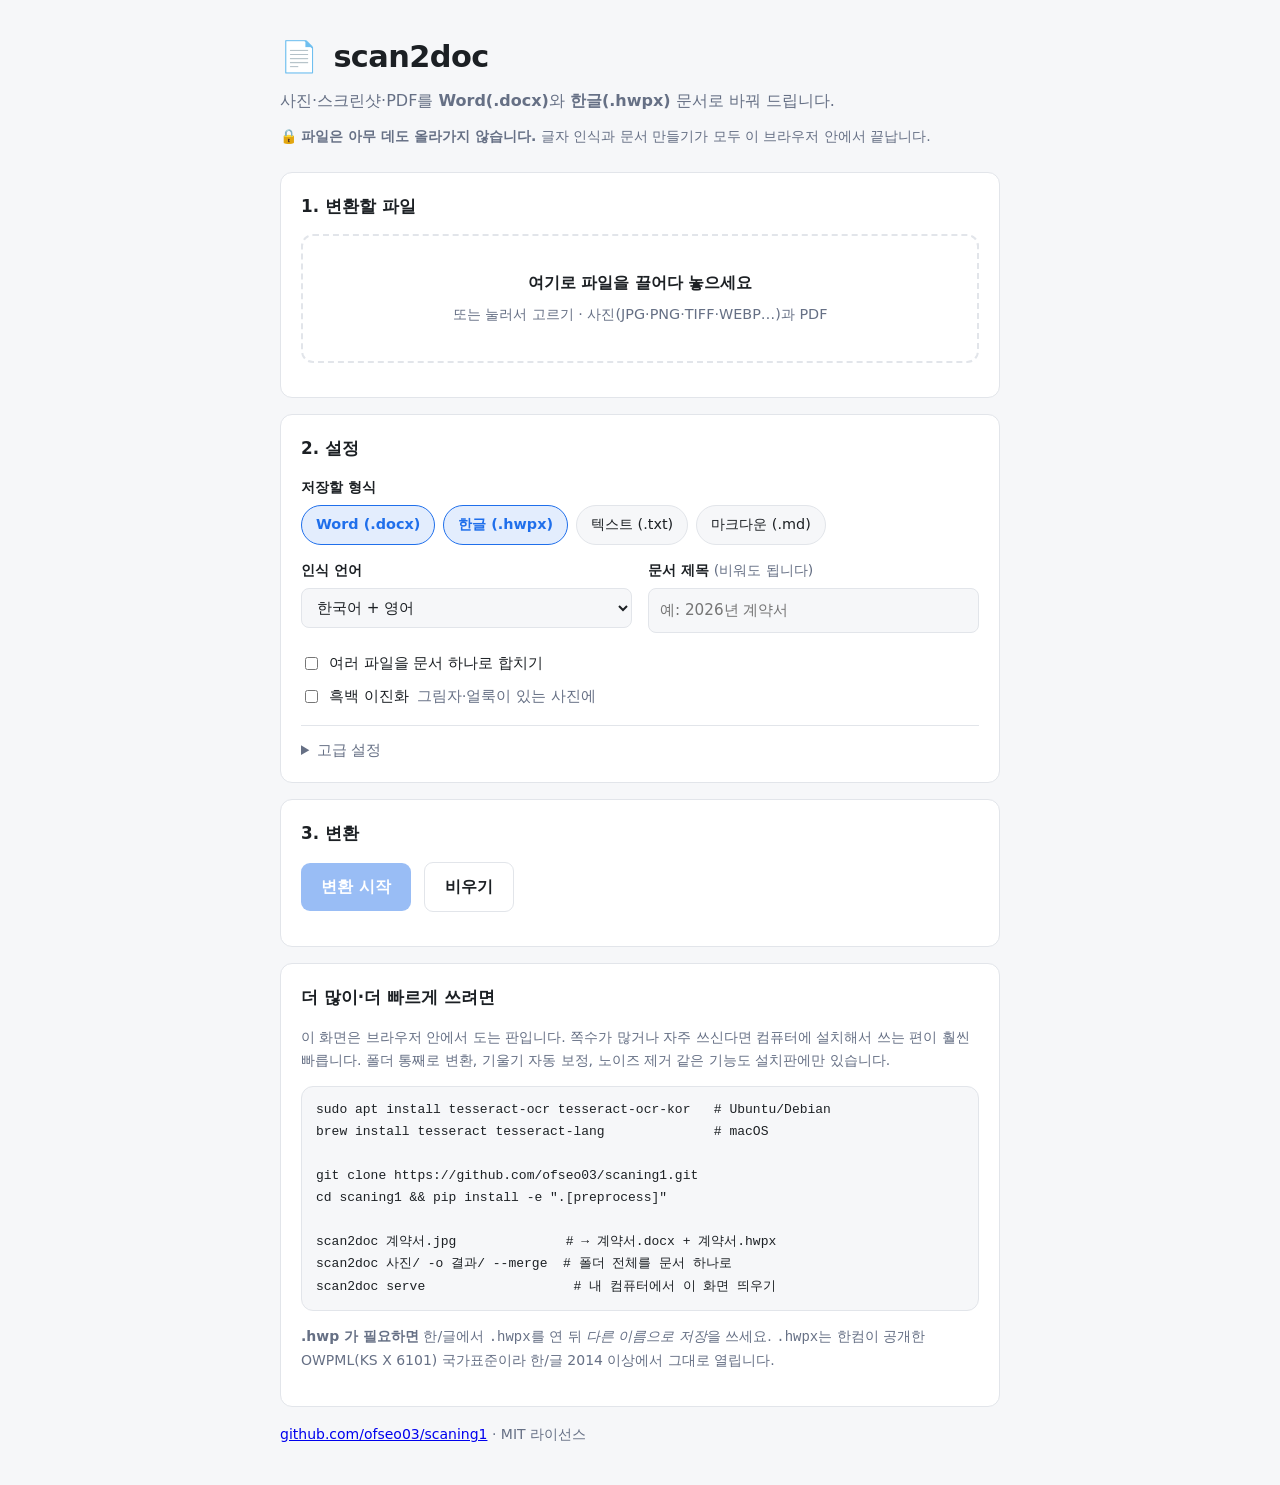
<file: public/index.html>
<!doctype html>
<html lang="ko">
<head>
<meta charset="utf-8">
<meta name="viewport" content="width=device-width, initial-scale=1">
<title>scan2doc — 사진·PDF를 Word/한글 문서로</title>
<meta name="description" content="사진·스크린샷·PDF를 OCR로 읽어 Word(.docx)와 한글(.hwpx) 문서로 바꿉니다. 파일은 브라우저 안에서만 처리됩니다.">
<meta name="color-scheme" content="light dark">
<link rel="stylesheet" href="./style.css">
</head>
<body>

<header class="top">
  <div class="wrap">
    <h1><span class="logo" aria-hidden="true">📄</span> scan2doc</h1>
    <p class="tagline">
      사진·스크린샷·PDF를 <strong>Word(.docx)</strong>와 <strong>한글(.hwpx)</strong> 문서로 바꿔 드립니다.
    </p>
    <p class="privacy">
      🔒 <strong>파일은 아무 데도 올라가지 않습니다.</strong>
      글자 인식과 문서 만들기가 모두 이 브라우저 안에서 끝납니다.
    </p>
  </div>
</header>

<main class="wrap">
  <div id="notice" class="notice" hidden></div>

  <!-- 1. 파일 -->
  <section class="card">
    <h2>1. 변환할 파일</h2>
    <div id="drop" class="drop" tabindex="0" role="button"
         aria-label="파일을 끌어다 놓거나 눌러서 고르기">
      <p class="drop-main">여기로 파일을 끌어다 놓으세요</p>
      <p class="drop-sub">또는 눌러서 고르기 · 사진(JPG·PNG·TIFF·WEBP…)과 PDF</p>
      <input id="picker" type="file" multiple accept="image/*,.pdf,application/pdf" hidden>
    </div>
    <ul id="filelist" class="filelist"></ul>
  </section>

  <!-- 2. 설정 -->
  <section class="card">
    <h2>2. 설정</h2>

    <div class="field">
      <span class="label">저장할 형식</span>
      <div id="formats" class="chips"></div>
    </div>

    <div class="grid">
      <label class="field">
        <span class="label">인식 언어</span>
        <select id="language">
          <option value="kor+eng" selected>한국어 + 영어</option>
          <option value="kor">한국어만</option>
          <option value="eng">영어만</option>
          <option value="kor+eng+jpn">한국어 + 영어 + 일본어</option>
          <option value="kor+eng+chi_sim">한국어 + 영어 + 중국어(간체)</option>
        </select>
      </label>
      <label class="field">
        <span class="label">문서 제목 <span class="hint">(비워도 됩니다)</span></span>
        <input id="title" type="text" placeholder="예: 2026년 계약서" maxlength="200">
      </label>
    </div>

    <div class="checks">
      <label><input id="merge" type="checkbox"> 여러 파일을 문서 하나로 합치기</label>
      <label><input id="binarize" type="checkbox"> 흑백 이진화 <span class="hint">그림자·얼룩이 있는 사진에</span></label>
    </div>

    <details class="advanced">
      <summary>고급 설정</summary>
      <div class="grid">
        <label class="field">
          <span class="label">한글 형식</span>
          <select id="hwpFormat">
            <option value="hwpx" selected>.hwpx (한/글 2014 이상)</option>
          </select>
        </label>
        <label class="field">
          <span class="label">쪽 나누기 모드(psm)</span>
          <select id="psm">
            <option value="4" selected>4 — 한 단 문서 (권장)</option>
            <option value="3">3 — 여러 단 자동</option>
            <option value="6">6 — 한 덩어리</option>
            <option value="11">11 — 흩어진 글자</option>
          </select>
        </label>
        <label class="field">
          <span class="label">PDF 해상도(dpi)</span>
          <input id="dpi" type="number" value="300" min="72" max="600" step="10">
        </label>
        <label class="field">
          <span class="label">쪽 범위 <span class="hint">예: 1-3,7</span></span>
          <input id="pages" type="text" placeholder="비우면 전체">
        </label>
      </div>
      <div class="checks">
        <label><input id="keepLineBreaks" type="checkbox"> 줄바꿈 그대로 보존</label>
        <label><input id="noHeadings" type="checkbox"> 제목 자동 인식 끄기</label>
        <label><input id="noLists" type="checkbox"> 목록 자동 인식 끄기</label>
      </div>
    </details>
  </section>

  <!-- 3. 변환 -->
  <section class="card">
    <h2>3. 변환</h2>
    <button id="run" class="primary" type="button" disabled>변환 시작</button>
    <button id="reset" class="ghost" type="button">비우기</button>
    <div class="progress" hidden><i></i></div>
    <p id="status" class="muted"></p>
  </section>

  <!-- 결과 -->
  <section id="resultCard" class="card" hidden>
    <h2>결과</h2>
    <ul id="results" class="results"></ul>
    <details>
      <summary>인식한 글자 보기</summary>
      <textarea id="preview" class="preview" readonly></textarea>
    </details>
  </section>

  <!-- 안내 -->
  <section class="card">
    <h2>더 많이·더 빠르게 쓰려면</h2>
    <p class="muted">
      이 화면은 브라우저 안에서 도는 판입니다. 쪽수가 많거나 자주 쓰신다면
      컴퓨터에 설치해서 쓰는 편이 훨씬 빠릅니다. 폴더 통째로 변환, 기울기 자동 보정,
      노이즈 제거 같은 기능도 설치판에만 있습니다.
    </p>
    <pre class="cli"><code>sudo apt install tesseract-ocr tesseract-ocr-kor   # Ubuntu/Debian
brew install tesseract tesseract-lang              # macOS

git clone https://github.com/ofseo03/scaning1.git
cd scaning1 &amp;&amp; pip install -e ".[preprocess]"

scan2doc 계약서.jpg              # → 계약서.docx + 계약서.hwpx
scan2doc 사진/ -o 결과/ --merge  # 폴더 전체를 문서 하나로
scan2doc serve                   # 내 컴퓨터에서 이 화면 띄우기</code></pre>
    <p class="muted">
      <strong>.hwp 가 필요하면</strong> 한/글에서 <code>.hwpx</code>를 연 뒤
      <em>다른 이름으로 저장</em>을 쓰세요. <code>.hwpx</code>는 한컴이 공개한
      OWPML(KS X 6101) 국가표준이라 한/글 2014 이상에서 그대로 열립니다.
    </p>
  </section>
</main>

<footer class="wrap muted" style="padding-bottom:40px">
  <a href="https://github.com/ofseo03/scaning1">github.com/ofseo03/scaning1</a> · MIT 라이선스
</footer>

<script type="module" src="./app.js"></script>
</body>
</html>
</file>
<file: public/style.css>
/* scan2doc 웹 화면.
   외부 CSS 프레임워크 없이 쓴다. 서버가 인터넷에 못 나가는 곳(사내망·오프라인)에
   놓이는 일이 흔하기 때문이다. 밝은/어두운 테마는 시스템 설정을 따른다. */

:root {
  --bg: #f6f7f9;
  --card: #ffffff;
  --text: #1c2024;
  --dim: #667085;
  --line: #e2e5ea;
  --brand: #1f6feb;
  --brand-dark: #1a5ac4;
  --ok: #1a7f4b;
  --warn: #b25e00;
  --err: #c0392b;
  --radius: 12px;
}

@media (prefers-color-scheme: dark) {
  :root {
    --bg: #14171a;
    --card: #1c2024;
    --text: #e8eaed;
    --dim: #9aa3ad;
    --line: #2c3238;
    --brand: #4d8ef7;
    --brand-dark: #3a7ae4;
    --ok: #4ec27f;
    --warn: #e0a04a;
    --err: #f0736a;
  }
}

* { box-sizing: border-box; }

body {
  margin: 0;
  background: var(--bg);
  color: var(--text);
  font: 16px/1.65 "Pretendard", "Apple SD Gothic Neo", "맑은 고딕", "Malgun Gothic",
        system-ui, -apple-system, sans-serif;
  word-break: keep-all;   /* 한국어 줄바꿈을 어절 단위로 */
}

.wrap { max-width: 760px; margin: 0 auto; padding: 0 20px; }

.top { padding: 32px 0 8px; }
.top h1 { margin: 0; font-size: 1.9rem; letter-spacing: -0.02em; }
.logo { margin-right: 6px; }
.tagline { margin: 6px 0 0; color: var(--dim); }

.card {
  background: var(--card);
  border: 1px solid var(--line);
  border-radius: var(--radius);
  padding: 20px;
  margin: 16px 0;
}
.card h2 { margin: 0 0 14px; font-size: 1.05rem; }
.card.sub { background: transparent; }

/* 파일 놓는 곳 */
.drop {
  border: 2px dashed var(--line);
  border-radius: var(--radius);
  padding: 34px 16px;
  text-align: center;
  cursor: pointer;
  transition: border-color .15s, background .15s;
}
.drop:hover, .drop:focus-visible { border-color: var(--brand); outline: none; }
.drop.over { border-color: var(--brand); background: rgba(31, 111, 235, .07); }
.drop-main { margin: 0; font-weight: 600; }
.drop-sub { margin: 6px 0 0; color: var(--dim); font-size: .9rem; }

.filelist { list-style: none; margin: 14px 0 0; padding: 0; }
.filelist li {
  display: flex; align-items: center; gap: 10px;
  padding: 8px 10px; border: 1px solid var(--line);
  border-radius: 8px; margin-bottom: 6px; font-size: .92rem;
}
.filelist .name { flex: 1; overflow: hidden; text-overflow: ellipsis; white-space: nowrap; }
.filelist .size { color: var(--dim); font-variant-numeric: tabular-nums; }
.filelist button {
  border: 0; background: transparent; color: var(--dim);
  cursor: pointer; font-size: 1.1rem; line-height: 1; padding: 2px 6px;
}
.filelist button:hover { color: var(--err); }

/* 설정 */
.field { display: block; margin-bottom: 14px; }
.label { display: block; font-size: .88rem; font-weight: 600; margin-bottom: 6px; }
.hint { font-weight: 400; color: var(--dim); }

input[type=text], input[type=number], select {
  width: 100%; padding: 9px 11px;
  border: 1px solid var(--line); border-radius: 8px;
  background: var(--bg); color: var(--text); font: inherit; font-size: .95rem;
}
input:focus, select:focus { outline: 2px solid var(--brand); outline-offset: 1px; }

.grid { display: grid; grid-template-columns: 1fr 1fr; gap: 0 16px; }
@media (max-width: 560px) { .grid { grid-template-columns: 1fr; } }

.chips { display: flex; flex-wrap: wrap; gap: 8px; }
.chip {
  border: 1px solid var(--line); border-radius: 999px;
  padding: 7px 14px; cursor: pointer; font-size: .9rem;
  background: var(--bg); user-select: none;
}
.chip input { position: absolute; opacity: 0; pointer-events: none; }
.chip.on { border-color: var(--brand); background: rgba(31, 111, 235, .12); color: var(--brand); font-weight: 600; }

.checks { display: flex; flex-direction: column; gap: 8px; margin-top: 4px; }
.checks label { font-size: .93rem; display: flex; align-items: center; gap: 8px; }

.advanced { margin-top: 16px; border-top: 1px solid var(--line); padding-top: 12px; }
.advanced summary { cursor: pointer; font-size: .92rem; color: var(--dim); }
.advanced[open] summary { margin-bottom: 12px; }

/* 단추 */
button.primary, button.ghost {
  font: inherit; font-weight: 600; border-radius: 9px;
  padding: 11px 20px; cursor: pointer;
}
button.primary { background: var(--brand); color: #fff; border: 0; }
button.primary:hover:not(:disabled) { background: var(--brand-dark); }
button.primary:disabled { opacity: .45; cursor: not-allowed; }
button.ghost { background: transparent; color: var(--text); border: 1px solid var(--line); margin-left: 8px; }

/* 진행 상황 */
.progress { margin-top: 16px; }
.bar { height: 8px; background: var(--line); border-radius: 99px; overflow: hidden; }
.fill { height: 100%; width: 0; background: var(--brand); transition: width .3s ease; }
.progress-text { margin: 8px 0 0; font-size: .9rem; color: var(--dim); }

/* 결과 */
.result { margin-top: 18px; }
.summary { margin: 0 0 12px; font-weight: 600; }
.summary.low { color: var(--warn); }
.summary.bad { color: var(--err); }
.downloads { display: flex; flex-wrap: wrap; gap: 8px; }
.downloads a {
  display: inline-flex; align-items: center; gap: 8px;
  border: 1px solid var(--brand); color: var(--brand);
  border-radius: 9px; padding: 9px 14px; text-decoration: none; font-size: .93rem; font-weight: 600;
}
.downloads a:hover { background: rgba(31, 111, 235, .1); }
.downloads a.all { background: var(--brand); color: #fff; }

.preview { margin-top: 14px; }
.preview summary { cursor: pointer; color: var(--dim); font-size: .9rem; }
.preview pre, .doctor {
  white-space: pre-wrap; background: var(--bg); border: 1px solid var(--line);
  border-radius: 8px; padding: 12px; max-height: 340px; overflow: auto;
  font-size: .85rem; line-height: 1.55; margin-top: 10px;
}

/* 알림 */
.notice {
  border-radius: var(--radius); padding: 12px 16px; margin: 16px 0;
  border: 1px solid var(--err); color: var(--err); background: rgba(192, 57, 43, .08);
  font-size: .93rem;
}
.notice.info { border-color: var(--brand); color: var(--brand); background: rgba(31, 111, 235, .08); }

.foot { padding: 8px 20px 40px; font-size: .87rem; color: var(--dim); }
.foot p { margin: 4px 0; }
.dim { color: var(--dim); }

/* ── 브라우저 단독 실행판에서 더 쓰는 것들 ───────────────────────────── */

.badge {
  display: inline-block;
  padding: 2px 8px;
  border-radius: 999px;
  border: 1px solid var(--line);
  background: var(--card);
  color: var(--dim);
  font-size: 12px;
  vertical-align: middle;
}

.privacy {
  margin: 10px 0 0;
  color: var(--dim);
  font-size: 14px;
}

.progress {
  height: 8px;
  border-radius: 999px;
  background: var(--line);
  overflow: hidden;
  margin: 12px 0 6px;
}
.progress > i {
  display: block;
  height: 100%;
  width: 0;
  background: var(--brand);
  transition: width .25s ease;
}

.results { list-style: none; margin: 0; padding: 0; }
.results li {
  display: flex;
  align-items: center;
  gap: 10px;
  padding: 10px 0;
  border-bottom: 1px solid var(--line);
}
.results li:last-child { border-bottom: 0; }
.results .name { flex: 1; min-width: 0; overflow-wrap: anywhere; }
.results .meta { color: var(--dim); font-size: 13px; white-space: nowrap; }

.preview {
  width: 100%;
  min-height: 160px;
  max-height: 340px;
  resize: vertical;
  padding: 12px;
  border: 1px solid var(--line);
  border-radius: var(--radius);
  background: var(--bg);
  color: var(--text);
  font: 14px/1.7 ui-monospace, SFMono-Regular, Menlo, monospace;
  white-space: pre-wrap;
}

.cli {
  background: var(--bg);
  border: 1px solid var(--line);
  border-radius: var(--radius);
  padding: 12px 14px;
  overflow-x: auto;
  font: 13px/1.7 ui-monospace, SFMono-Regular, Menlo, monospace;
}

.muted { color: var(--dim); font-size: 14px; }
</file>
